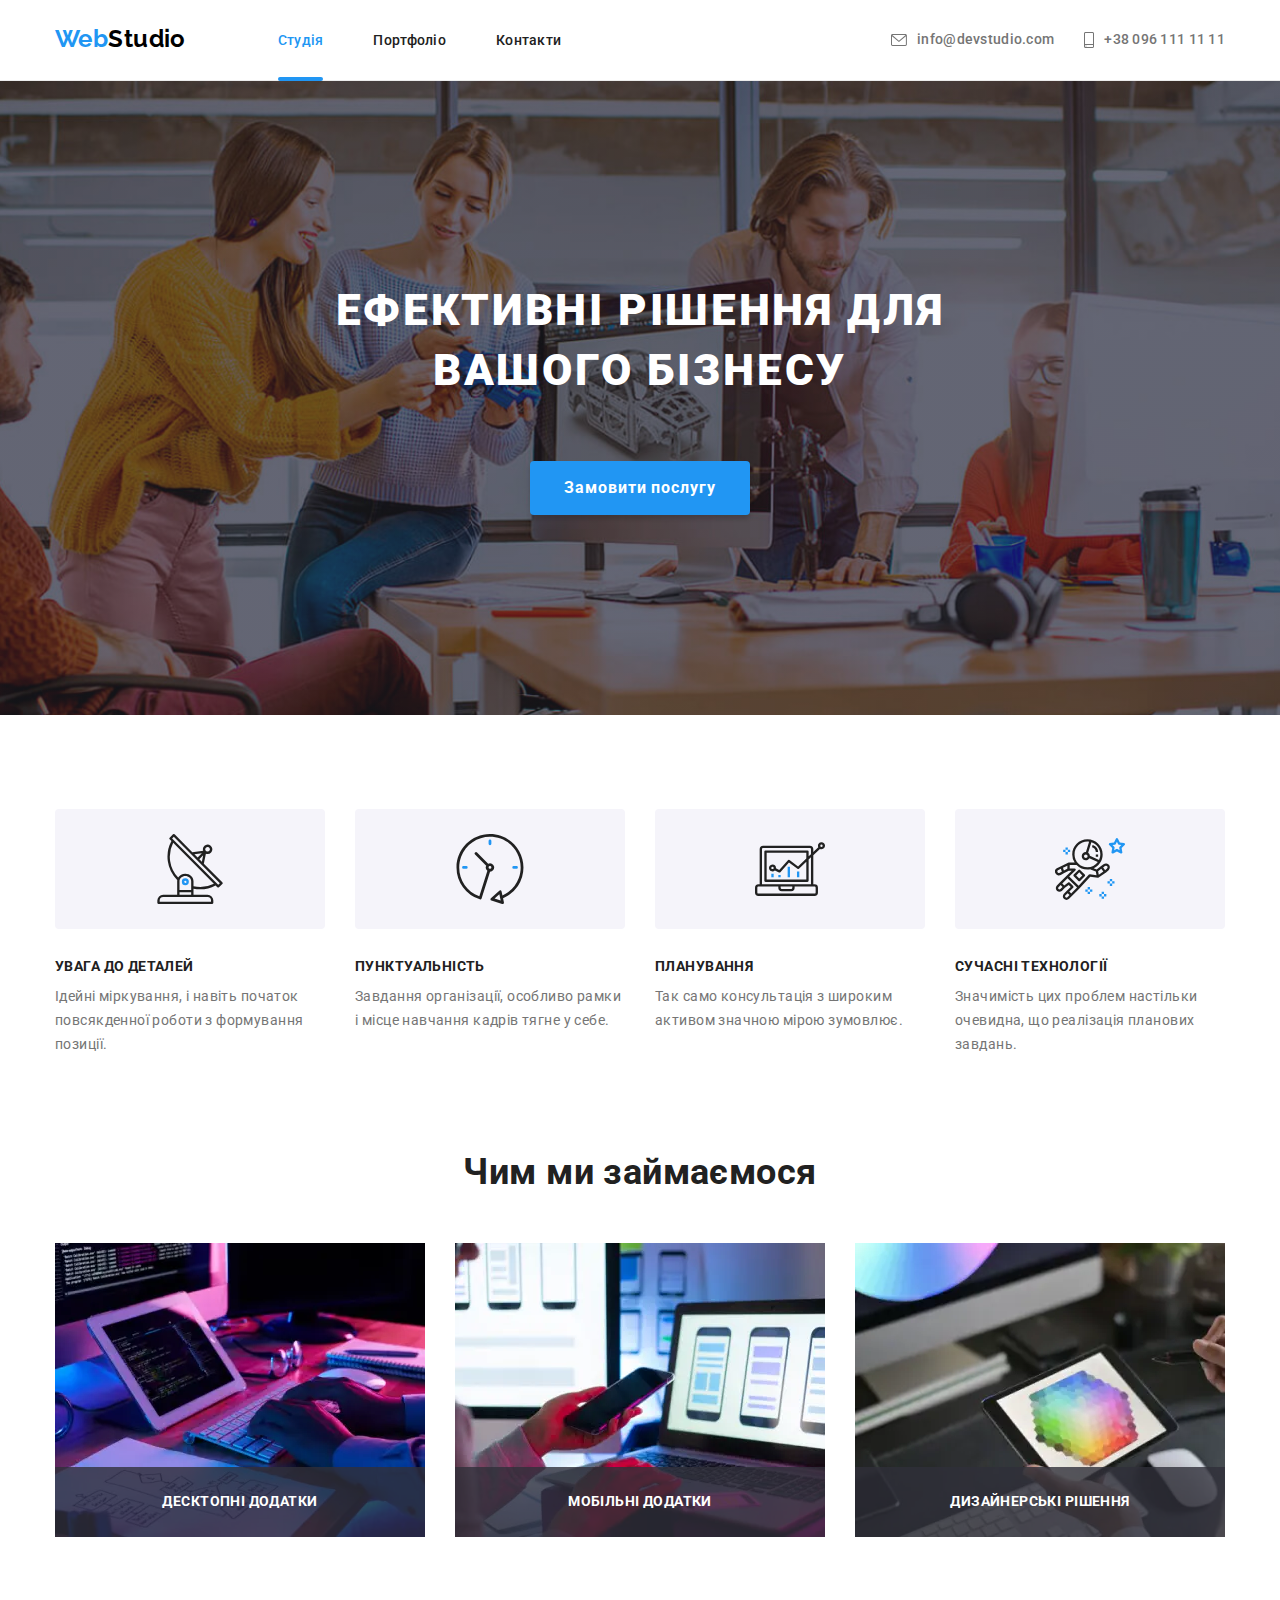
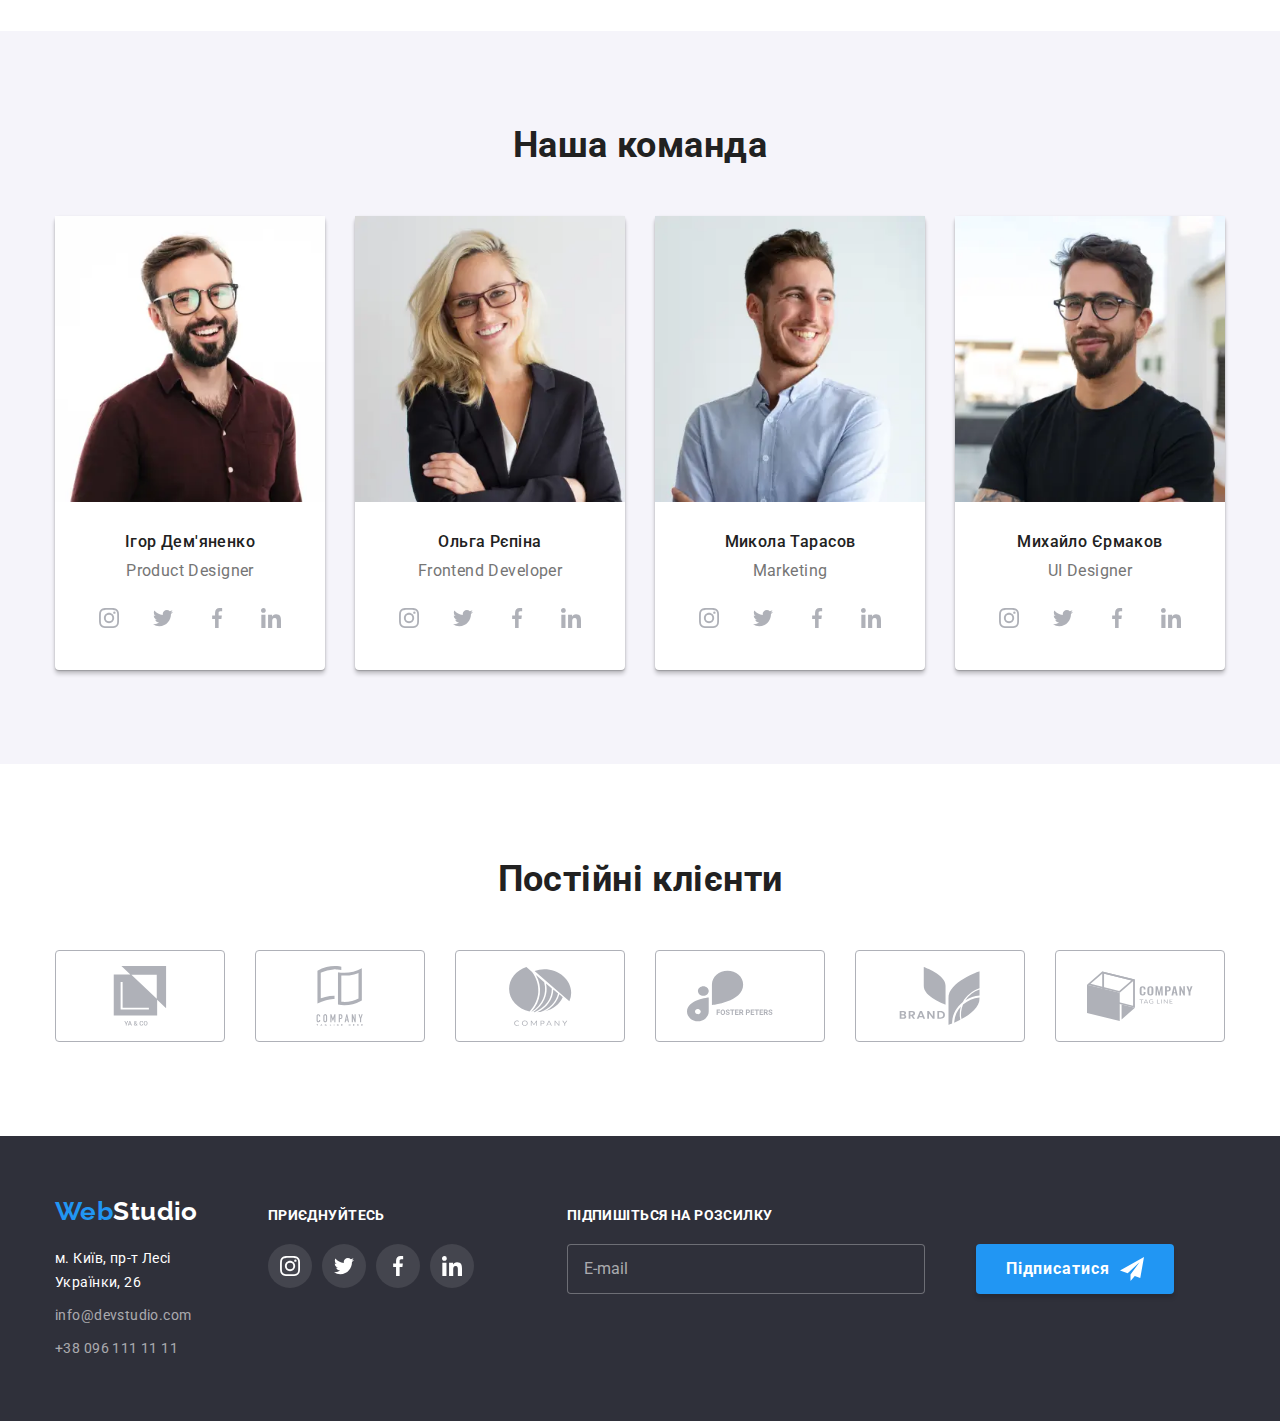
<file: index.html>
<!DOCTYPE html>
<html lang="uk">
  <head>
    <meta charset="UTF-8" />
    <meta http-equiv="X-UA-Compatible" content="IE=edge" />
    <meta name="viewport" content="width=device-width, initial-scale=1.0" />
    <title>Студія</title>
    <link
      href="https://fonts.googleapis.com/css2?family=Raleway:wght@700&family=Roboto:wght@400;500;700;900&display=swap"
      rel="stylesheet"
    />
    <link rel="stylesheet" href="./css/main.min.css" />
  </head>
  <body>
    <header class="head-list">
      <div class="container main-nav">
        <a href="index.html" class="head-list__logo">
          Web<span class="head-list__accent">Studio</span>
        </a>
        <div class="head-list__side-menu is-hide" data-menu>
          <nav class="head-list__nav">
            <ul class="site-nav">
              <li class="site-nav__item">
                <a
                  href="index.html"
                  class="site-nav__link site-nav__link--current"
                  >Студія</a
                >
              </li>
              <li class="site-nav__item">
                <a href="portfolio.html" class="site-nav__link">Портфоліо</a>
              </li>
              <li class="site-nav__item">
                <a href="#" class="site-nav__link">Контакти</a>
              </li>
            </ul>
          </nav>
          <ul class="contact">
            <li class="contact__item">
              <a href="mailto:info@devstudio.com" class="contact__link mail">
                <svg class="contact__icon email" width="16" height="12">
                  <use href="./images/icons.svg#email"></use>
                </svg>
                <span>info@devstudio.com</span>
              </a>
            </li>
            <li class="contact__item">
              <a href="tel:+380961111111" class="contact__link number">
                <svg class="contact__icon smartphone" width="10" height="16">
                  <use href="./images/icons.svg#smartphone"></use>
                </svg>
                <span>+38 096 111 11 11 </span>
              </a>
            </li>
          </ul>
          <ul class="head-list__community community">
            <li class="community__item">
              <a href="#" class="community__link">Instagram</a>
            </li>
            <li class="community__item">
              <a href="#" class="community__link">Twitter</a>
            </li>
            <li class="community__item">
              <a href="#" class="community__link">Facebook</a>
            </li>
            <li class="community__item">
              <a href="#" class="community__link">LinkedIn</a>
            </li>
          </ul>
          <button class="head-list__close-menu" type="button" data-menu-close>
            <svg class="head-list__menu-icon" width="40" height="40">
              <use href="./images/icons.svg#close-menu"></use>
            </svg>
          </button>
        </div>
        <button class="head-list__open-menu" type="button" data-menu-open>
          <svg class="head-list__menu-icon" width="40" height="40">
            <use href="./images/icons.svg#open-menu"></use>
          </svg>
        </button>
      </div>
    </header>
    <main>
      <!--Шапка-->

      <section class="hero">
        <div class="hero__image-wraper">
          <div class="container hero__context--align">
            <h1 class="hero__title">Ефективні рішення для вашого бізнесу</h1>
            <button type="button" class="button" data-modal-open>
              Замовити послугу
            </button>
          </div>
        </div>
      </section>

      <!--Особливості-->

      <section class="feature">
        <div class="container">
          <h2 class="visually-hidden">Наші особливості</h2>
          <ul class="feature__list">
            <li class="feature__item">
              <div class="thumb">
                <svg class="icon" width="70" height="70">
                  <use href="./images/icons.svg#antenna"></use>
                </svg>
              </div>
              <h3 class="feature__title">УВАГА ДО ДЕТАЛЕЙ</h3>
              <p class="feature__text">
                Ідейні міркування, і навіть початок повсякденної роботи з
                формування позиції.
              </p>
            </li>
            <li class="feature__item">
              <div class="thumb">
                <svg class="icon" width="70" height="70">
                  <use href="./images/icons.svg#clock"></use>
                </svg>
              </div>
              <h3 class="feature__title">ПУНКТУАЛЬНІСТЬ</h3>
              <p class="feature__text">
                Завдання організації, особливо рамки і місце навчання кадрів
                тягне у себе.
              </p>
            </li>
            <li class="feature__item">
              <div class="thumb">
                <svg class="icon" width="70" height="70">
                  <use href="./images/icons.svg#diagram"></use>
                </svg>
              </div>
              <h3 class="feature__title">ПЛАНУВАННЯ</h3>
              <p class="feature__text">
                Так само консультація з широким активом значною мірою зумовлює.
              </p>
            </li>
            <li class="feature__item">
              <div class="thumb">
                <svg class="icon" width="70" height="70">
                  <use href="./images/icons.svg#astronaut"></use>
                </svg>
              </div>
              <h3 class="feature__title">СУЧАСНІ ТЕХНОЛОГІЇ</h3>
              <p class="feature__text">
                Значимість цих проблем настільки очевидна, що реалізація
                планових завдань.
              </p>
            </li>
          </ul>
        </div>
      </section>

      <!--Чим ми займаємося-->

      <section class="work">
        <div class="container">
          <h2 class="work__title">Чим ми займаємося</h2>
          <ul class="work__list">
            <li class="work__item">
              <div class="img-container">
                <picture>
                  <source
                    srcset="
                      ./images/what-we-work-on-1-1200.webp    1x,
                      ./images/what-we-work-on-1-1200@2x.webp 2x
                    "
                    type="image/webp"
                    media="(min-width: 1200px)"
                  />
                  <img
                    srcset="
                      ./images/what-we-work-on-1-1200.jpg    1x,
                      ./images/what-we-work-on-1-1200@2x.jpg 2x
                    "
                    src="./images/what-we-work-on-1-1200.jpg"
                    alt="Людина працює за комп'ютером"
                  />
                </picture>
                <p class="feature__title work__text">Десктопні додатки</p>
              </div>
            </li>
            <li class="work__item">
              <div class="img-container">
                <picture>
                  <source
                    srcset="
                      ./images/what-we-work-on-2-1200.webp    1x,
                      ./images/what-we-work-on-2-1200@2x.webp 2x
                    "
                    type="image/webp"
                    media="(min-width: 1200px)"
                  />
                  <img
                    srcset="
                      ./images/what-we-work-on-2-1200.jpg    1x,
                      ./images/what-we-work-on-2-1200@2x.jpg 2x
                    "
                    src="./images/what-we-work-on-2-1200.jpg"
                    alt="Людина працює за ноутбуком"
                  />
                </picture>
                <p class="feature__title work__text">Мобільні додатки</p>
              </div>
            </li>
            <li class="work__item">
              <div class="img-container">
                <picture>
                  <source
                    srcset="
                      ./images/what-we-work-on-3-1200.webp    1x,
                      ./images/what-we-work-on-3-1200@2x.webp 2x
                    "
                    type="image/webp"
                    media="(min-width: 1200px)"
                  />

                  <img
                    srcset="
                      ./images/what-we-work-on-3-1200.jpg    1x,
                      ./images/what-we-work-on-3-1200@2x.jpg 2x
                    "
                    src="./images/what-we-work-on-3-1200.jpg"
                    alt="Людина працює за планшетом"
                  />
                </picture>
                <p class="feature__title work__text">Дизайнерські рішення</p>
              </div>
            </li>
          </ul>
        </div>
      </section>

      <!--Наша команда-->

      <section class="team">
        <div class="container">
          <h2 class="team__title">Наша команда</h2>
          <ul class="team__list">
            <li class="team__item">
              <div class="team__image-wrapper">
                <picture>
                  <source
                    srcset="
                      ./images/igor-demyanenko-480.webp    1x,
                      ./images/igor-demyanenko-480@2x.webp 2x
                    "
                    type="image/webp"
                    media="(max-width: 767px)"
                  />
                  <source
                    srcset="
                      ./images/igor-demyanenko-768.webp    1x,
                      ./images/igor-demyanenko-768@2x.webp 2x
                    "
                    type="image/webp"
                    media="(min-width: 768px)"
                  />
                  <source
                    srcset="
                      ./images/igor-demyanenko-1200.webp    1x,
                      ./images/igor-demyanenko-1200@2x.webp 2x
                    "
                    type="image/webp"
                    media="(min-width: 1200px)"
                  />

                  <img
                    srcset="
                      ./images/igor-demyanenko-1200.jpg    1x,
                      ./images/igor-demyanenko-1200@2x.jpg 2x
                    "
                    src="./images/igor-demyanenko-1200.jpg"
                    alt="Ігор Дем'яненко"
                  />
                </picture>
              </div>
              <div class="person">
                <h3 class="person__title">Ігор Дем'яненко</h3>
                <p class="person__text">Product Designer</p>
                <ul class="person__social-links">
                  <li class="person__social-item">
                    <a href="" class="person__social-circle">
                      <svg class="person__social-icon" width="20" height="20">
                        <use href="./images/icons.svg#instagram"></use>
                      </svg>
                    </a>
                  </li>
                  <li class="person__social-items">
                    <a href="" class="person__social-circle">
                      <svg class="person__social-icon" width="20" height="20">
                        <use href="./images/icons.svg#twitter"></use>
                      </svg>
                    </a>
                  </li>
                  <li class="person__social-items">
                    <a href="" class="person__social-circle">
                      <svg class="person__social-icon" width="20" height="20">
                        <use href="./images/icons.svg#facebook"></use>
                      </svg>
                    </a>
                  </li>
                  <li class="person__social-items">
                    <a href="" class="person__social-circle">
                      <svg class="person__social-icon" width="20" height="20">
                        <use href="./images/icons.svg#linkedin"></use>
                      </svg>
                    </a>
                  </li>
                </ul>
              </div>
            </li>
            <li class="team__item">
              <div class="team__image-wrapper">
                <picture>
                  <source
                    srcset="
                      ./images/olga-repyna-480.webp    1x,
                      ./images/olga-repyna-480@2x.webp 2x
                    "
                    type="image/webp"
                    media="(max-width: 767px)"
                  />
                  <source
                    srcset="
                      ./images/olga-repyna-768.webp    1x,
                      ./images/olga-repyna-768@2x.webp 2x
                    "
                    type="image/webp"
                    media="(min-width: 768px)"
                  />
                  <source
                    srcset="
                      ./images/olga-repyna-1200.webp    1x,
                      ./images/olga-repyna-1200@2x.webp 2x
                    "
                    type="image/webp"
                    media="(min-width: 1200px)"
                  />

                  <img
                    srcset="
                      ./images/olga-repyna-1200.jpg    1x,
                      ./images/olga-repyna-1200@2x.jpg 2x
                    "
                    src="./images/olga-repyna-1200.jpg"
                    alt="Ольга Рєпіна"
                  />
                </picture>
              </div>
              <div class="person">
                <h3 class="person__title">Ольга Рєпіна</h3>
                <p class="person__text">Frontend Developer</p>
                <ul class="person__social-links">
                  <li class="person__social-item">
                    <a href="" class="person__social-circle">
                      <svg class="person__social-icon" width="20" height="20">
                        <use href="./images/icons.svg#instagram"></use>
                      </svg>
                    </a>
                  </li>
                  <li class="person__social-items">
                    <a href="" class="person__social-circle">
                      <svg class="person__social-icon" width="20" height="20">
                        <use href="./images/icons.svg#twitter"></use>
                      </svg>
                    </a>
                  </li>
                  <li class="person__social-items">
                    <a href="" class="person__social-circle">
                      <svg class="person__social-icon" width="20" height="20">
                        <use href="./images/icons.svg#facebook"></use>
                      </svg>
                    </a>
                  </li>
                  <li class="person__social-items">
                    <a href="" class="person__social-circle">
                      <svg class="person__social-icon" width="20" height="20">
                        <use href="./images/icons.svg#linkedin"></use>
                      </svg>
                    </a>
                  </li>
                </ul>
              </div>
            </li>
            <li class="team__item">
              <div class="team__image-wrapper">
                <picture>
                  <source
                    srcset="
                      ./images/mykola-tarasov-480.webp    1x,
                      ./images/mykola-tarasov-480@2x.webp 2x
                    "
                    type="image/webp"
                    media="(max-width: 767px)"
                  />
                  <source
                    srcset="
                      ./images/mykola-tarasov-768.webp   1x,
                      ./images/mykola-tarasov-768@2x.jpg 2x
                    "
                    type="image/webp"
                    media="(min-width: 768px)"
                  />
                  <source
                    srcset="
                      ./images/mykola-tarasov-1200.webp    1x,
                      ./images/mykola-tarasov-1200@2x.webp 2x
                    "
                    type="image/webp"
                    media="(min-width: 1200px)"
                  />

                  <img
                    srcset="
                      ./images/mykola-tarasov-1200.jpg    1x,
                      ./images/mykola-tarasov-1200@2x.jpg 2x
                    "
                    src="./images/mykola-tarasov-1200.jpg"
                    alt="Микола Тарасов"
                  />
                </picture>
              </div>
              <div class="person">
                <h3 class="person__title">Микола Тарасов</h3>
                <p class="person__text">Marketing</p>
                <ul class="person__social-links">
                  <li class="person__social-item">
                    <a href="" class="person__social-circle">
                      <svg class="person__social-icon" width="20" height="20">
                        <use href="./images/icons.svg#instagram"></use>
                      </svg>
                    </a>
                  </li>
                  <li class="person__social-items">
                    <a href="" class="person__social-circle">
                      <svg class="person__social-icon" width="20" height="20">
                        <use href="./images/icons.svg#twitter"></use>
                      </svg>
                    </a>
                  </li>
                  <li class="person__social-items">
                    <a href="" class="person__social-circle">
                      <svg class="person__social-icon" width="20" height="20">
                        <use href="./images/icons.svg#facebook"></use>
                      </svg>
                    </a>
                  </li>
                  <li class="person__social-items">
                    <a href="" class="person__social-circle">
                      <svg class="person__social-icon" width="20" height="20">
                        <use href="./images/icons.svg#linkedin"></use>
                      </svg>
                    </a>
                  </li>
                </ul>
              </div>
            </li>
            <li class="team__item">
              <div class="team__image-wrapper">
                <picture>
                  <source
                    srcset="
                      ./images/mikhaylo-yermakov-480.webp    1x,
                      ./images/mikhaylo-yermakov-480@2x.webp 2x
                    "
                    type="image/webp"
                    media="(max-width: 767px)"
                  />
                  <source
                    srcset="
                      ./images/mikhaylo-yermakov-768.webp    1x,
                      ./images/mikhaylo-yermakov-768@2x.webp 2x
                    "
                    type="image/webp"
                    media="(min-width: 768px)"
                  />
                  <source
                    srcset="
                      ./images/mikhaylo-yermakov-1200.webp    1x,
                      ./images/mikhaylo-yermakov-1200@2x.webp 2x
                    "
                    type="image/webp"
                    media="(min-width: 1200px)"
                  />

                  <img
                    srcset="
                      ./images/mikhaylo-yermakov-1200.jpg    1x,
                      ./images/mikhaylo-yermakov-1200@2x.jpg 2x
                    "
                    src="./images/mikhaylo-yermakov-1200.jpg"
                    alt="Михайло Єрмаков"
                  />
                </picture>
              </div>
              <div class="person">
                <h3 class="person__title">Михайло Єрмаков</h3>
                <p class="person__text">UI Designer</p>
                <ul class="person__social-links">
                  <li class="person__social-item">
                    <a href="" class="person__social-circle">
                      <svg class="person__social-icon" width="20" height="20">
                        <use href="./images/icons.svg#instagram"></use>
                      </svg>
                    </a>
                  </li>
                  <li class="person__social-items">
                    <a href="" class="person__social-circle">
                      <svg class="person__social-icon" width="20" height="20">
                        <use href="./images/icons.svg#twitter"></use>
                      </svg>
                    </a>
                  </li>
                  <li class="person__social-items">
                    <a href="" class="person__social-circle">
                      <svg class="person__social-icon" width="20" height="20">
                        <use href="./images/icons.svg#facebook"></use>
                      </svg>
                    </a>
                  </li>
                  <li class="person__social-items">
                    <a href="" class="person__social-circle">
                      <svg class="person__social-icon" width="20" height="20">
                        <use href="./images/icons.svg#linkedin"></use>
                      </svg>
                    </a>
                  </li>
                </ul>
              </div>
            </li>
          </ul>
        </div>
      </section>

      <section class="clients">
        <div class="container">
          <h2 class="clients__title">Постійні клієнти</h2>
          <ul class="clients__list">
            <li class="clients__item">
              <a href="" class="clients__link">
                <svg class="clients__icon">
                  <use href="./images/icons.svg#client1"></use>
                </svg>
              </a>
            </li>
            <li class="clients__item">
              <a href="" class="clients__link">
                <svg class="clients__icon">
                  <use href="./images/icons.svg#client2"></use>
                </svg>
              </a>
            </li>
            <li class="clients__item">
              <a href="" class="clients__link">
                <svg class="clients__icon">
                  <use href="./images/icons.svg#client3"></use>
                </svg>
              </a>
            </li>
            <li class="clients__item">
              <a href="" class="clients__link">
                <svg class="clients__icon">
                  <use href="./images/icons.svg#client4"></use>
                </svg>
              </a>
            </li>
            <li class="clients__item">
              <a href="" class="clients__link">
                <svg class="clients__icon">
                  <use href="./images/icons.svg#client5"></use>
                </svg>
              </a>
            </li>
            <li class="clients__item">
              <a href="" class="clients__link">
                <svg class="clients__icon">
                  <use href="./images/icons.svg#client6"></use>
                </svg>
              </a>
            </li>
          </ul>
        </div>
      </section>
    </main>

    <footer class="page-foot">
      <div class="container">
        <div class="footer-content">
          <div class="page-foot__address-block">
            <a href="./index.html" class="page-foot__logo">
              <p>Web<span class="page-foot__accent">Studio</span></p>
            </a>
            <address class="address-list">
              <ul class="address-list__contact">
                <li class="address-list__item">
                  <a
                    href="https://goo.gl/maps/CPtrU1FHBa2aNyZL9"
                    target="_blank"
                    rel="noopener noreferrer nofollow"
                    class="address-list__map"
                    >м. Київ, пр-т Лесі Українки, 26</a
                  >
                </li>
                <li class="address-list__item">
                  <a href="mailto:info@devstudio.com" class="address-list__link"
                    >info@devstudio.com</a
                  >
                </li>
                <li class="address-list__item">
                  <a href="tel:+380961111111" class="address-list__link"
                    >+38 096 111 11 11</a
                  >
                </li>
              </ul>
            </address>
          </div>

          <div class="social-foot">
            <p class="social-foot__title">ПРИЄДНУЙТЕСЬ</p>
            <ul class="social-foot__links">
              <li class="social-foot__items">
                <a href="" class="social-foot__circle">
                  <svg class="social-foot__icon" width="20" height="20">
                    <use href="./images/icons.svg#instagram"></use>
                  </svg>
                </a>
              </li>
              <li class="social-foot__items">
                <a href="" class="social-foot__circle">
                  <svg class="social-foot__icon" width="20" height="20">
                    <use href="./images/icons.svg#twitter"></use>
                  </svg>
                </a>
              </li>
              <li class="social-foot__items">
                <a href="" class="social-foot__circle">
                  <svg class="social-foot__icon" width="20" height="20">
                    <use href="./images/icons.svg#facebook"></use>
                  </svg>
                </a>
              </li>
              <li class="social-foot__items">
                <a href="" class="social-foot__circle">
                  <svg class="social-foot__icon" width="20" height="20">
                    <use href="./images/icons.svg#linkedin"></use>
                  </svg>
                </a>
              </li>
            </ul>
          </div>

          <div class="footer-form">
            <p class="footer-form__title">ПІДПИШІТЬСЯ НА РОЗСИЛКУ</p>
            <form class="footer-form__form">
              <input
                class="footer-form__input"
                type="email"
                name="mail"
                id="mail"
                placeholder="E-mail"
                required
              />
              <button class="footer-form__button" type="submit">
                Підписатися<svg
                  class="footer-form__icon"
                  width="24"
                  height="24"
                >
                  <use href="./images/icons.svg#send-icon"></use>
                </svg>
              </button>
            </form>
          </div>
        </div>
      </div>
    </footer>

    <div class="backdrop is-hidden" data-modal>
      <div class="modal">
        <div class="modal__body">
          <button type="button" class="modal__close-button" data-modal-close>
            <svg class="modal__close-icon" width="18px" height="18px">
              <use href="./images/icons.svg#close-icon"></use>
            </svg>
          </button>

          <form class="form">
            <p class="form__title">Залиште свої дані, ми вам передзвонимо</p>

            <label for="input-name" class="form__label"> Ім'я </label>
            <div class="form__input-wrapper">
              <input
                type="text"
                name="name"
                id="input-name"
                class="form__input form__input-field"
                required
              />
              <svg class="form__icon" width="18" height="18">
                <use href="./images/icons.svg#person-icon"></use>
              </svg>
            </div>
            <label for="input-tel" class="form__label"> Телефон </label>
            <div class="form__input-wrapper">
              <input
                type="tel"
                name="phone"
                id="input-tel"
                class="form__input form__input-field"
                required
              />
              <svg class="form__icon" width="18" height="18">
                <use href="./images/icons.svg#phone-icon"></use>
              </svg>
            </div>
            <label for="input-email" class="form__label"> Пошта </label>
            <div class="form__input-wrapper">
              <input
                type="email"
                name="email"
                id="input-email"
                class="form__input form__input-field"
                required
              />
              <svg class="form__icon" width="18" height="18">
                <use href="./images/icons.svg#email-icon"></use>
              </svg>
            </div>
            <label for="input-message" class="form__label"> Коментар </label>
            <textarea
              name="message"
              id="input-message"
              class="form__input form__message-area"
              placeholder="Введіть текст"
            ></textarea>

            <input class="checkbox" type="checkbox" name="policy" id="policy" />
            <label class="checkbox__label" for="policy">
              <span class="checkbox__wrap">
                <svg class="checkbox__icon" width="11" height="8">
                  <use href="./images/icons.svg#check-icon"></use>
                </svg>
              </span>
              <span class="checkbox__text">
                Погоджуюся з розсилкою та приймаю
                <a href="#" class="checkbox__link">Умови договору</a>
              </span>
            </label>

            <button class="button form__button" type="submit">
              Відправити
            </button>
          </form>
        </div>
      </div>
    </div>

    <script src="./js/modal.js"></script>
    <script src="./js/mobile-menu.js"></script>
  </body>
</html>
</file>
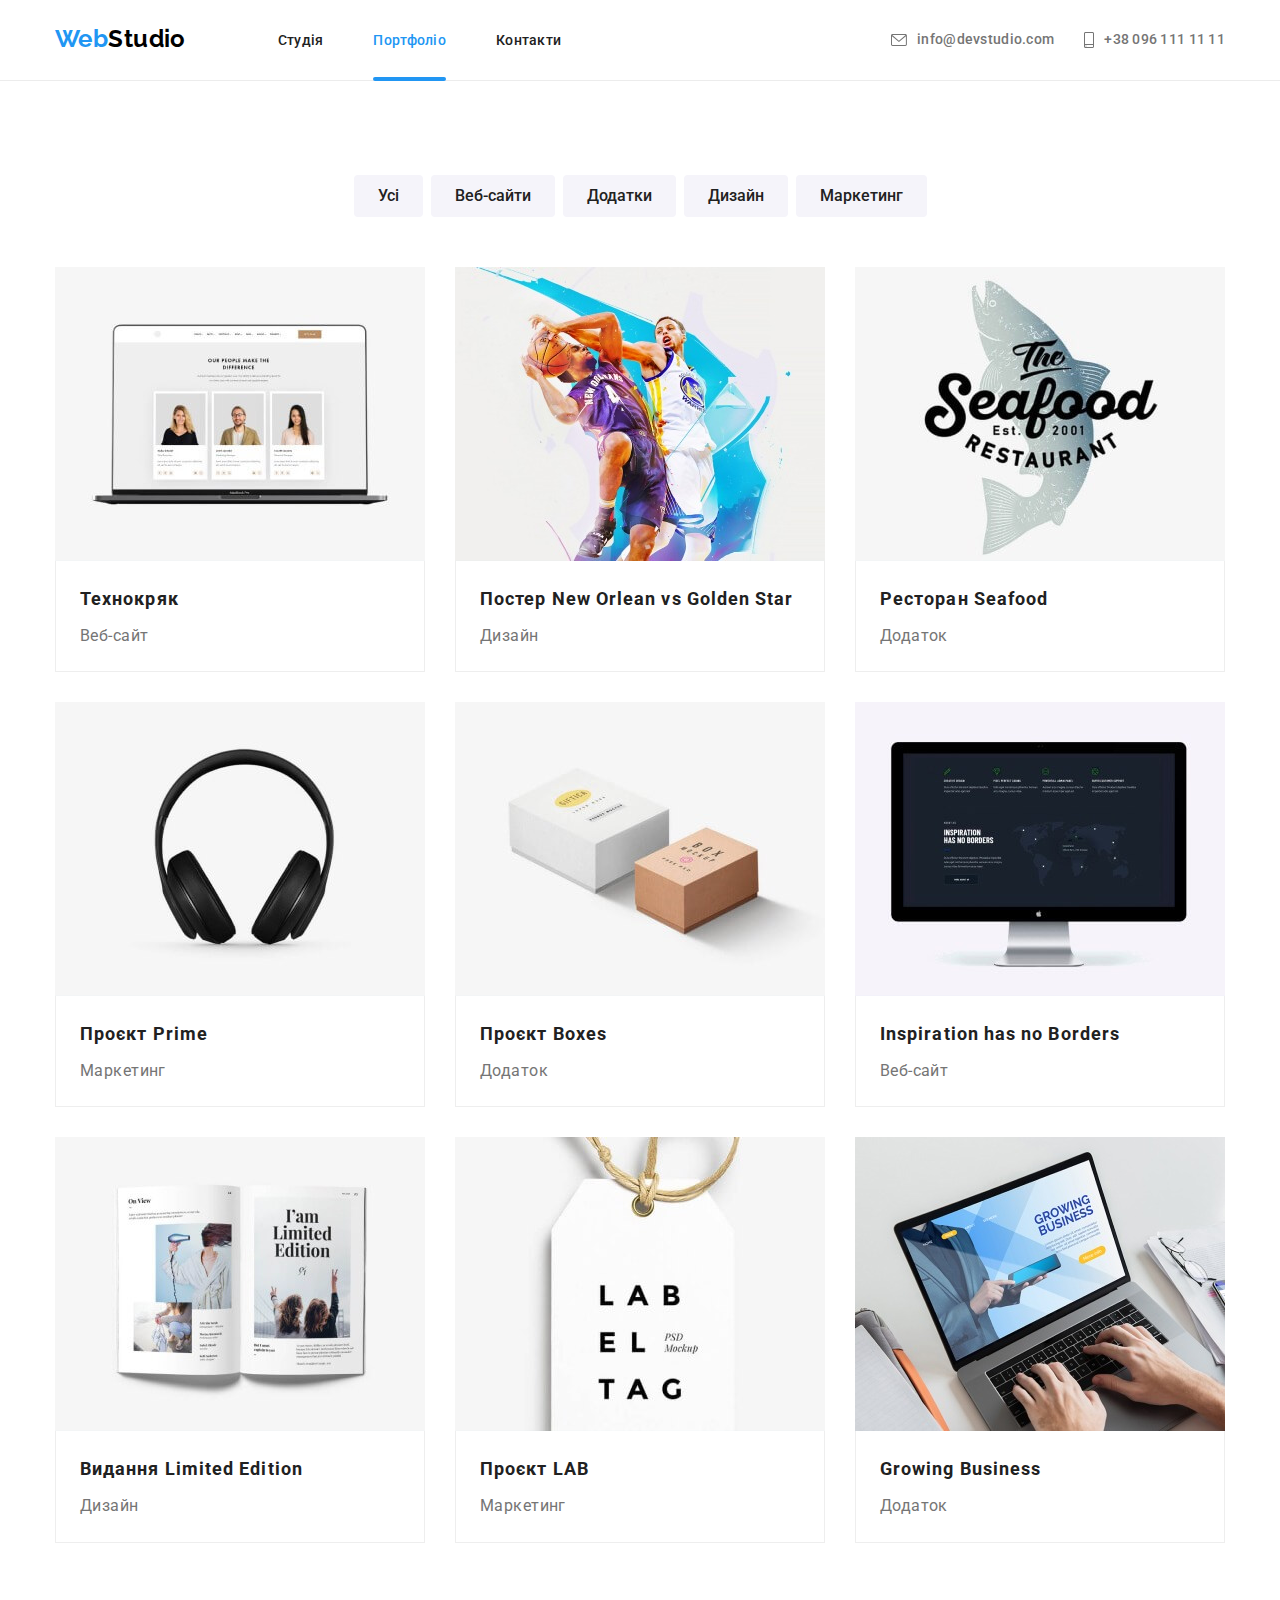
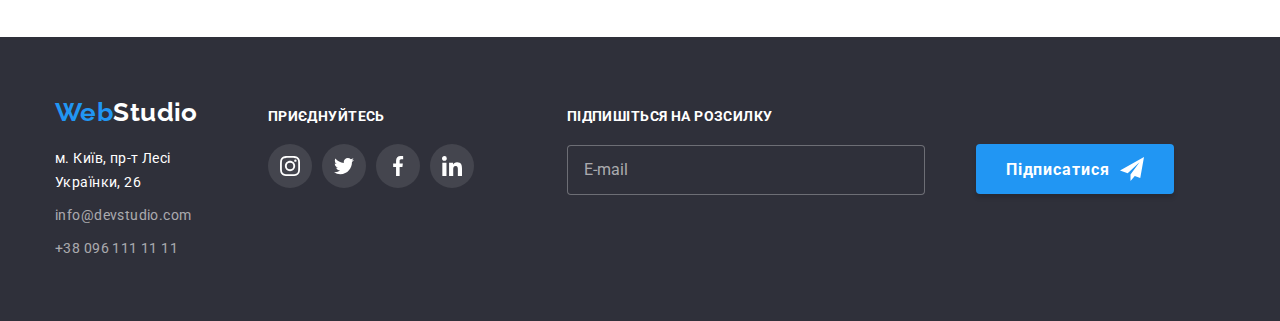
<file: portfolio.html>
<!DOCTYPE html>
<html lang="uk">
  <head>
    <meta charset="UTF-8" />
    <meta http-equiv="X-UA-Compatible" content="IE=edge" />
    <meta name="viewport" content="width=device-width, initial-scale=1.0" />
    <title>Портфоліо</title>
    <link
      href="https://fonts.googleapis.com/css2?family=Raleway:wght@700&family=Roboto:wght@400;500;700;900&display=swap"
      rel="stylesheet"
    />
    <link rel="stylesheet" href="./css/main.min.css" />
  </head>
  <body>
    <header class="head-list">
      <div class="container main-nav">
        <a href="index.html" class="head-list__logo">
          Web<span class="head-list__accent">Studio</span>
        </a>
        <div class="head-list__side-menu is-hide" data-menu>
          <nav class="head-list__nav">
            <ul class="site-nav">
              <li class="site-nav__item">
                <a href="index.html" class="site-nav__link">Студія</a>
              </li>
              <li class="site-nav__item">
                <a
                  href="portfolio.html"
                  class="site-nav__link site-nav__link--current"
                  >Портфоліо</a
                >
              </li>
              <li class="site-nav__item">
                <a href="#" class="site-nav__link">Контакти</a>
              </li>
            </ul>
          </nav>
          <ul class="contact">
            <li class="contact__item">
              <a href="mailto:info@devstudio.com" class="contact__link mail">
                <svg class="contact__icon email" width="16" height="12">
                  <use href="./images/icons.svg#email"></use>
                </svg>
                <span>info@devstudio.com</span>
              </a>
            </li>
            <li class="contact__item">
              <a href="tel:+380961111111" class="contact__link number">
                <svg class="contact__icon smartphone" width="10" height="16">
                  <use href="./images/icons.svg#smartphone"></use>
                </svg>
                <span>+38 096 111 11 11 </span>
              </a>
            </li>
          </ul>
          <ul class="head-list__community community">
            <li class="community__item">
              <a href="#" class="community__link">Instagram</a>
            </li>
            <li class="community__item">
              <a href="#" class="community__link">Twitter</a>
            </li>
            <li class="community__item">
              <a href="#" class="community__link">Facebook</a>
            </li>
            <li class="community__item">
              <a href="#" class="community__link">LinkedIn</a>
            </li>
          </ul>
          <button class="head-list__close-menu" type="button" data-menu-close>
            <svg class="head-list__menu-icon" width="40" height="40">
              <use href="./images/icons.svg#close-menu"></use>
            </svg>
          </button>
        </div>
        <button class="head-list__open-menu" type="button" data-menu-open>
          <svg class="head-list__menu-icon" width="40" height="40">
            <use href="./images/icons.svg#open-menu"></use>
          </svg>
        </button>
      </div>
    </header>

    <main>
      <section class="portfolio">
        <div class="container">
          <h1 class="visually-hidden">portfolio</h1>
          <ul class="filters">
            <li class="filters__item">
              <button type="button" class="filters__button">Усі</button>
            </li>
            <li class="filters__item">
              <button type="button" class="filters__button">Веб-сайти</button>
            </li>
            <li class="filters__item">
              <button type="button" class="filters__button">Додатки</button>
            </li>
            <li class="filters__item">
              <button type="button" class="filters__button">Дизайн</button>
            </li>
            <li class="filters__item">
              <button type="button" class="filters__button">Маркетинг</button>
            </li>
          </ul>

          <ul class="card">
            <li class="card__item">
              <a href="#" class="card__link">
                <div class="product">
                  <picture>
                    <source
                      srcset="
                        ./images/technocrack-480.webp    1x,
                        ./images/technocrack-480@2x.webp 2x
                      "
                      type="image/webp"
                      media="(max-width: 767px)"
                    />

                    <source
                      srcset="
                        ./images/technocrack-1200.webp    1x,
                        ./images/technocrack-1200@2x.webp 2x
                      "
                      type="image/webp"
                      media="(min-width: 1200px)"
                    />

                    <source
                      srcset="
                        ./images/technocrack-768.webp    1x,
                        ./images/technocrack-768@2x.webp 2x
                      "
                      type="image/webp"
                      media="(min-width: 768px)"
                    />

                    <img
                      srcset="
                        ./images/technocrack-1200.jpg    1x,
                        ./images/technocrack-1200@2x.jpg 2x
                      "
                      src="./images/technocrack-1200.jpg"
                      alt="Технокряк"
                    />
                  </picture>
                  <p class="product__overlay product__text">
                    Ресурс пропонує комплексні пропозиції з різним рівнем
                    функціоналу та сервісів. Все це дозволить відвідувачу
                    отримати вичерпні відомості про компанію чи приватну особу.
                  </p>
                </div>
                <div class="product-text">
                  <h2 class="product__title">Технокряк</h2>
                  <p class="product__name">Веб-сайт</p>
                </div>
              </a>
            </li>
            <li class="card__item">
              <a href="#" class="card__link">
                <div class="product">
                  <picture>
                    <source
                      srcset="
                        ./images/poster-new-orlean-480.webp    1x,
                        ./images/poster-new-orlean-480@2x.webp 2x
                      "
                      type="image/webp"
                      media="(max-width: 767px)"
                    />

                    <source
                      srcset="
                        ./images/poster-new-orlean-1200.webp    1x,
                        ./images/poster-new-orlean-1200@2x.webp 2x
                      "
                      type="image/webp"
                      media="(min-width: 1200px)"
                    />

                    <source
                      srcset="
                        ./images/poster-new-orlean-768.webp    1x,
                        ./images/poster-new-orlean-768@2x.webp 2x
                      "
                      type="image/webp"
                      media="(min-width: 768px)"
                    />

                    <img
                      srcset="
                        ./images/poster-new-orlean-1200.jpg    1x,
                        ./images/poster-new-orlean-1200@2x.jpg 2x
                      "
                      src="./images/poster-new-orlean-1200.jpg"
                      alt="Постер баскетбольної гри"
                    />
                  </picture>
                  <p class="product__overlay product__text">
                    Ресурс пропонує комплексні пропозиції з різним рівнем
                    функціоналу та сервісів. Все це дозволить відвідувачу
                    отримати вичерпні відомості про компанію чи приватну особу.
                  </p>
                </div>
                <div class="product-text">
                  <h2 class="product__title">
                    Постер New Orlean vs Golden Star
                  </h2>
                  <p class="product__name">Дизайн</p>
                </div>
              </a>
            </li>
            <li class="card__item">
              <a href="#" class="card__link">
                <div class="product">
                  <picture>
                    <source
                      srcset="
                        ./images/restaurant-seafood-480.webp    1x,
                        ./images/restaurant-seafood-480@2x.webp 2x
                      "
                      type="image/webp"
                      media="(max-width: 767px)"
                    />

                    <source
                      srcset="
                        ./images/restaurant-seafood-1200.webp    1x,
                        ./images/restaurant-seafood-1200@2x.webp 2x
                      "
                      type="image/webp"
                      media="(min-width: 1200px)"
                    />

                    <source
                      srcset="
                        ./images/restaurant-seafood-768.webp    1x,
                        ./images/restaurant-seafood-768@2x.webp 2x
                      "
                      type="image/webp"
                      media="(min-width: 768px)"
                    />

                    <img
                      srcset="
                        ./images/restaurant-seafood-1200.jpg    1x,
                        ./images/restaurant-seafood-1200@2x.jpg 2x
                      "
                      src="./images/restaurant-seafood-1200.jpg"
                      alt="Ресторан з морепродутами"
                    />
                  </picture>
                  <p class="product__overlay product__text">
                    Ресурс пропонує комплексні пропозиції з різним рівнем
                    функціоналу та сервісів. Все це дозволить відвідувачу
                    отримати вичерпні відомості про компанію чи приватну особу.
                  </p>
                </div>
                <div class="product-text">
                  <h2 class="product__title">Ресторан Seafood</h2>
                  <p class="product__name">Додаток</p>
                </div>
              </a>
            </li>
            <li class="card__item">
              <a href="#" class="card__link">
                <div class="product">
                  <picture>
                    <source
                      srcset="
                        ./images/project-prime-480.webp    1x,
                        ./images/project-prime-480@2x.webp 2x
                      "
                      type="image/webp"
                      media="(max-width: 767px)"
                    />

                    <source
                      srcset="
                        ./images/project-prime-1200.webp    1x,
                        ./images/project-prime-1200@2x.webp 2x
                      "
                      type="image/webp"
                      media="(min-width: 1200px)"
                    />

                    <source
                      srcset="
                        ./images/project-prime-768.webp    1x,
                        ./images/project-prime-768@2x.webp 2x
                      "
                      type="image/webp"
                      media="(min-width: 768px)"
                    />

                    <img
                      srcset="
                        ./images/project-prime-1200.jpg    1x,
                        ./images/project-prime-1200@2x.jpg 2x
                      "
                      src="./images/project-prime-1200.jpg"
                      alt="Зображеня проекту з навушниками"
                    />
                  </picture>
                  <p class="product__overlay product__text">
                    Ресурс пропонує комплексні пропозиції з різним рівнем
                    функціоналу та сервісів. Все це дозволить відвідувачу
                    отримати вичерпні відомості про компанію чи приватну особу.
                  </p>
                </div>
                <div class="product-text">
                  <h2 class="product__title">Проєкт Prime</h2>
                  <p class="product__name">Маркетинг</p>
                </div>
              </a>
            </li>
            <li class="card__item">
              <a href="#" class="card__link">
                <div class="product">
                  <picture>
                    <source
                      srcset="
                        ./images/project-boxes-480.webp    1x,
                        ./images/project-boxes-480@2x.webp 2x
                      "
                      type="image/webp"
                      media="(max-width: 767px)"
                    />

                    <source
                      srcset="
                        ./images/project-boxes-1200.webp    1x,
                        ./images/project-boxes-1200@2x.webp 2x
                      "
                      type="image/webp"
                      media="(min-width: 1200px)"
                    />

                    <source
                      srcset="
                        ./images/project-boxes-768.webp    1x,
                        ./images/project-boxes-768@2x.webp 2x
                      "
                      type="image/webp"
                      media="(min-width: 768px)"
                    />

                    <img
                      srcset="
                        ./images/project-boxes-1200.jpg    1x,
                        ./images/project-boxes-1200@2x.jpg 2x
                      "
                      src="./images/project-boxes-1200.jpg"
                      alt="Зображеня проекту з коробками"
                    />
                  </picture>
                  <p class="product__overlay product__text">
                    Ресурс пропонує комплексні пропозиції з різним рівнем
                    функціоналу та сервісів. Все це дозволить відвідувачу
                    отримати вичерпні відомості про компанію чи приватну особу.
                  </p>
                </div>
                <div class="product-text">
                  <h2 class="product__title">Проєкт Boxes</h2>
                  <p class="product__name">Додаток</p>
                </div>
              </a>
            </li>
            <li class="card__item">
              <a href="#" class="card__link">
                <div class="product">
                  <picture>
                    <source
                      srcset="
                        ./images/inspirations-has-no-borders-480.webp    1x,
                        ./images/inspirations-has-no-borders-480@2x.webp 2x
                      "
                      type="image/webp"
                      media="(max-width: 767px)"
                    />

                    <source
                      srcset="
                        ./images/inspirations-has-no-borders-1200.webp    1x,
                        ./images/inspirations-has-no-borders-1200@2x.webp 2x
                      "
                      type="image/webp"
                      media="(min-width: 1200px)"
                    />

                    <source
                      srcset="
                        ./images/inspirations-has-no-borders-768.webp    1x,
                        ./images/inspirations-has-no-borders-768@2x.webp 2x
                      "
                      type="image/webp"
                      media="(min-width: 768px)"
                    />

                    <img
                      srcset="
                        ./images/inspirations-has-no-borders-1200.jpg    1x,
                        ./images/inspirations-has-no-borders-1200@2x.jpg 2x
                      "
                      src="./images/inspirations-has-no-borders-1200.jpg"
                      alt="Карта точок офісу по світу"
                    />
                  </picture>
                  <p class="product__overlay product__text">
                    Ресурс пропонує комплексні пропозиції з різним рівнем
                    функціоналу та сервісів. Все це дозволить відвідувачу
                    отримати вичерпні відомості про компанію чи приватну особу.
                  </p>
                </div>
                <div class="product-text">
                  <h2 class="product__title">Inspiration has no Borders</h2>
                  <p class="product__name">Веб-сайт</p>
                </div>
              </a>
            </li>
            <li class="card__item">
              <a href="#" class="card__link">
                <div class="product">
                  <picture>
                    <source
                      srcset="
                        ./images/journal-limited-edition-480.webp    1x,
                        ./images/journal-limited-edition-480@2x.webp 2x
                      "
                      type="image/webp"
                      media="(max-width: 767px)"
                    />

                    <source
                      srcset="
                        ./images/journal-limited-edition-1200.webp    1x,
                        ./images/journal-limited-edition-1200@2x.webp 2x
                      "
                      type="image/webp"
                      media="(min-width: 1200px)"
                    />

                    <source
                      srcset="
                        ./images/journal-limited-edition-768.webp    1x,
                        ./images/journal-limited-edition-768@2x.webp 2x
                      "
                      type="image/webp"
                      media="(min-width: 768px)"
                    />

                    <img
                      srcset="
                        ./images/journal-limited-edition-1200.jpg    1x,
                        ./images/journal-limited-edition-1200@2x.jpg 2x
                      "
                      src="./images/journal-limited-edition-1200.jpg"
                      alt="Журнал"
                    />
                  </picture>
                  <p class="product__overlay product__text">
                    Ресурс пропонує комплексні пропозиції з різним рівнем
                    функціоналу та сервісів. Все це дозволить відвідувачу
                    отримати вичерпні відомості про компанію чи приватну особу.
                  </p>
                </div>
                <div class="product-text">
                  <h2 class="product__title">Видання Limited Edition</h2>
                  <p class="product__name">Дизайн</p>
                </div>
              </a>
            </li>
            <li class="card__item">
              <a href="#" class="card__link">
                <div class="product">
                  <picture>
                    <source
                      srcset="
                        ./images/project-lab-480.webp    1x,
                        ./images/project-lab-480@2x.webp 2x
                      "
                      type="image/webp"
                      media="(max-width: 767px)"
                    />

                    <source
                      srcset="
                        ./images/project-lab-1200.webp    1x,
                        ./images/project-lab-1200@2x.webp 2x
                      "
                      type="image/webp"
                      media="(min-width: 1200px)"
                    />

                    <source
                      srcset="
                        ./images/project-lab-768.webp    1x,
                        ./images/project-lab-768@2x.webp 2x
                      "
                      type="image/webp"
                      media="(min-width: 768px)"
                    />

                    <img
                      srcset="
                        ./images/project-lab-1200.jpg    1x,
                        ./images/project-lab-1200@2x.jpg 2x
                      "
                      src="./images/project-lab-1200.jpg"
                      alt="Лейбл"
                    />
                  </picture>
                  <p class="product__overlay product__text">
                    Ресурс пропонує комплексні пропозиції з різним рівнем
                    функціоналу та сервісів. Все це дозволить відвідувачу
                    отримати вичерпні відомості про компанію чи приватну особу.
                  </p>
                </div>
                <div class="product-text">
                  <h2 class="product__title">Проєкт LAB</h2>
                  <p class="product__name">Маркетинг</p>
                </div>
              </a>
            </li>
            <li class="card__item">
              <a href="#" class="card__link">
                <div class="product">
                  <picture>
                    <source
                      srcset="
                        ./images/growing-business-480.webp    1x,
                        ./images/growing-business-480@2x.webp 2x
                      "
                      type="image/webp"
                      media="(max-width: 767px)"
                    />

                    <source
                      srcset="
                        ./images/growing-business-1200.webp    1x,
                        ./images/growing-business-1200@2x.webp 2x
                      "
                      type="image/webp"
                      media="(min-width: 1200px)"
                    />

                    <source
                      srcset="
                        ./images/growing-business-768.webp    1x,
                        ./images/growing-business-768@2x.webp 2x
                      "
                      type="image/webp"
                      media="(min-width: 768px)"
                    />

                    <img
                      srcset="
                        ./images/growing-business-1200.jpg    1x,
                        ./images/growing-business-1200@2x.jpg 2x
                      "
                      src="./images/growing-business-1200.jpg"
                      alt="Технокряк"
                    />
                  </picture>
                  <p class="product__overlay product__text">
                    Ресурс пропонує комплексні пропозиції з різним рівнем
                    функціоналу та сервісів. Все це дозволить відвідувачу
                    отримати вичерпні відомості про компанію чи приватну особу.
                  </p>
                </div>
                <div class="product-text">
                  <h2 class="product__title">Growing Business</h2>
                  <p class="product__name">Додаток</p>
                </div>
              </a>
            </li>
          </ul>
        </div>
      </section>
    </main>

    <footer class="page-foot">
      <div class="container">
        <div class="footer-content">
          <div class="page-foot__address-block">
            <a href="./index.html" class="page-foot__logo">
              <p>Web<span class="page-foot__accent">Studio</span></p>
            </a>
            <address class="address-list">
              <ul class="address-list__contact">
                <li class="address-list__item">
                  <a
                    href="https://goo.gl/maps/CPtrU1FHBa2aNyZL9"
                    target="_blank"
                    rel="noopener noreferrer nofollow"
                    class="address-list__map"
                    >м. Київ, пр-т Лесі Українки, 26</a
                  >
                </li>
                <li class="address-list__item">
                  <a href="mailto:info@devstudio.com" class="address-list__link"
                    >info@devstudio.com</a
                  >
                </li>
                <li class="address-list__item">
                  <a href="tel:+380961111111" class="address-list__link"
                    >+38 096 111 11 11</a
                  >
                </li>
              </ul>
            </address>
          </div>

          <div class="social-foot">
            <p class="social-foot__title">ПРИЄДНУЙТЕСЬ</p>
            <ul class="social-foot__links">
              <li class="social-foot__items">
                <a href="" class="social-foot__circle">
                  <svg class="social-foot__icon" width="20" height="20">
                    <use href="./images/icons.svg#instagram"></use>
                  </svg>
                </a>
              </li>
              <li class="social-foot__items">
                <a href="" class="social-foot__circle">
                  <svg class="social-foot__icon" width="20" height="20">
                    <use href="./images/icons.svg#twitter"></use>
                  </svg>
                </a>
              </li>
              <li class="social-foot__items">
                <a href="" class="social-foot__circle">
                  <svg class="social-foot__icon" width="20" height="20">
                    <use href="./images/icons.svg#facebook"></use>
                  </svg>
                </a>
              </li>
              <li class="social-foot__items">
                <a href="" class="social-foot__circle">
                  <svg class="social-foot__icon" width="20" height="20">
                    <use href="./images/icons.svg#linkedin"></use>
                  </svg>
                </a>
              </li>
            </ul>
          </div>

          <div class="footer-form">
            <p class="footer-form__title">ПІДПИШІТЬСЯ НА РОЗСИЛКУ</p>
            <form class="footer-form__form">
              <label for="mail" class="footer-form__label"></label>
              <input
                class="footer-form__input"
                type="email"
                name="mail"
                id="mail"
                placeholder="E-mail"
                required
              />
              <button class="footer-form__button" type="submit">
                Підписатися<svg
                  class="footer-form__icon"
                  width="24"
                  height="24"
                >
                  <use href="./images/icons.svg#send-icon"></use>
                </svg>
              </button>
            </form>
          </div>
        </div>
      </div>
    </footer>
    <script src="./js/mobile-menu.js"></script>
  </body>
</html>
</file>
<file: css/main.min.css>
h1,h2,h3{text-align:center;margin:0}ul{margin:0;padding:0;list-style:none}p{margin:0;padding:0}img{display:block}/*! modern-normalize v1.1.0 | MIT License | https://github.com/sindresorhus/modern-normalize */*,::after,::before{box-sizing:border-box}html{-moz-tab-size:4;tab-size:4}html{line-height:1.15;-webkit-text-size-adjust:100%}body{margin:0}body{font-family:system-ui,-apple-system,"Segoe UI",Roboto,Helvetica,Arial,sans-serif,"Apple Color Emoji","Segoe UI Emoji"}hr{height:0;color:inherit}abbr[title]{text-decoration:underline dotted}b,strong{font-weight:bolder}code,kbd,pre,samp{font-family:ui-monospace,SFMono-Regular,Consolas,"Liberation Mono",Menlo,monospace;font-size:1em}small{font-size:80%}sub,sup{font-size:75%;line-height:0;position:relative;vertical-align:baseline}sub{bottom:-0.25em}sup{top:-0.5em}table{text-indent:0;border-color:inherit}button,input,optgroup,select,textarea{font-family:inherit;font-size:100%;line-height:1.15;margin:0}button,select{text-transform:none}[type=button],[type=reset],[type=submit],button{-webkit-appearance:button}::-moz-focus-inner{border-style:none;padding:0}:-moz-focusring{outline:1px dotted ButtonText}:-moz-ui-invalid{box-shadow:none}legend{padding:0}progress{vertical-align:baseline}::-webkit-inner-spin-button,::-webkit-outer-spin-button{height:auto}[type=search]{-webkit-appearance:textfield;outline-offset:-2px}::-webkit-search-decoration{-webkit-appearance:none}::-webkit-file-upload-button{-webkit-appearance:button;font:inherit}summary{display:list-item}:root{--main-color: #757575;--accent-color: #2196F3;--title-text-color: #212121;--white-color: #FFFFFF;--general-transition-effect: .25s cubic-bezier(0.4, 0, 0.2, 1);--hero-image-overlay: rgba(47, 48, 58, 0.4);--hero-image-background-color: #C4C4C4}body{background-color:var(--white-color);color:var(--main-color);font-family:Roboto,sans-serif;letter-spacing:.03em;font-size:14px}body.is-hidden{overflow-y:hidden}button{color:inherit;margin:0;padding:0}img{display:block;height:auto;max-width:100%}.container{max-width:480px;margin:0 auto;padding-left:15px;padding-right:15px}@media screen and (min-width: 768px){.container{max-width:768px}}@media screen and (min-width: 1200px){.container{max-width:1200px}}.visually-hidden{position:absolute;white-space:nowrap;width:1px;height:1px;overflow:hidden;border:0;padding:0;clip:rect(0 0 0 0);clip-path:inset(50%);margin:-1px}.head-list{border-bottom:1px solid #ececec}.main-nav{display:flex;align-items:center}.head-list__logo{color:var(--accent-color);font-family:Raleway,sans-serif;font-weight:700;font-size:24px;line-height:1.17;text-decoration-line:none;padding:15px 0 16px}@media screen and (min-width: 768px){.head-list__logo{padding:26px 0;margin-right:87px}}@media screen and (min-width: 1200px){.head-list__logo{line-height:1.29;padding:24px 0 25px 0;margin-right:92px}}.head-list__nav{display:flex;align-items:center}@media screen and (max-width: 767px){.head-list__nav{margin-top:0;margin-bottom:auto}}.head-list__accent{color:#000}.site-nav{display:flex;flex-direction:column}@media screen and (min-width: 768px){.site-nav{flex-direction:row}}.site-nav__item{margin-bottom:32px}@media screen and (min-width: 768px){.site-nav__item{margin-bottom:0}.site-nav__item:not(:last-child){margin-right:50px}}.site-nav__link{display:inline-block;color:var(--title-text-color);font-weight:500;font-size:40px;line-height:47px;letter-spacing:.02em;text-decoration:none;transition:color var(--general-transition-effect)}@media screen and (min-width: 768px){.site-nav__link{position:relative;font-size:14px;line-height:1.16;padding:32px 0}.site-nav__link:focus::after,.site-nav__link:hover::after{left:0;width:100%}.site-nav__link::after{position:absolute;content:"";right:0;bottom:-1px;height:4px;width:0%;border-radius:2px;background-color:var(--accent-color);transition:width var(--general-transition-effect)}}.site-nav__link:focus,.site-nav__link:hover{color:var(--accent-color)}.site-nav__link--current{color:var(--accent-color)}.site-nav__link--current::after{width:100%}.contact{display:flex;flex-direction:column-reverse;margin-bottom:64px}@media screen and (min-width: 768px){.contact{flex-direction:column;margin:0 0 0 auto}}@media screen and (min-width: 1200px){.contact{flex-direction:row}}@media screen and (max-width: 767px){.contact__item:not(:first-child){margin-bottom:32px}}@media screen and (min-width: 768px){.contact__item:not(:last-child){margin-bottom:10px}}@media screen and (min-width: 1200px){.contact__item:not(:last-child){margin-right:30px;margin-bottom:0}}.contact__link{font-weight:500;text-decoration:none;letter-spacing:.02em;display:flex;color:var(--main-color);transition:color var(--general-transition-effect)}.contact__link:focus,.contact__link:hover{color:var(--accent-color)}.contact__link.number{font-size:34px;line-height:40px}@media screen and (max-width: 767px){.contact__link.number{color:#2196f3}}@media screen and (min-width: 768px){.contact__link.number{align-items:center;font-size:12px;line-height:1.16;padding-bottom:20px}}@media screen and (min-width: 1200px){.contact__link.number{font-size:14px;line-height:1.14;padding:32px 0}}.contact__link.mail{font-size:24px;line-height:28px}@media screen and (min-width: 768px){.contact__link.mail{align-items:center;font-size:12px;line-height:1.16;padding-top:20px}}@media screen and (min-width: 1200px){.contact__link.mail{font-size:14px;line-height:1.14;padding:32px 0}}.contact__icon{display:none;fill:currentColor}@media screen and (min-width: 768px){.contact__icon{display:inline;margin-right:8px}}@media screen and (min-width: 1200px){.contact__icon{margin-right:10px}}@media screen and (min-width: 768px){.contact__link.mail>.contact__icon{width:14px;height:10px}}@media screen and (min-width: 1200px){.contact__link.mail>.contact__icon{width:16px;height:12px}}@media screen and (min-width: 768px){.contact__link.number>.contact__icon{width:10px;height:14px}}@media screen and (min-width: 1200px){.contact__link.number>.contact__icon{width:10px;height:16px}}.head-list__open-menu{display:flex;background-color:rgba(0,0,0,0);margin-right:0;margin-left:auto;font-family:"Roboto";font-size:16px;border:none;border-radius:4px;cursor:pointer}@media screen and (min-width: 768px){.head-list__open-menu{display:none}}.head-list__close-menu{position:absolute;top:10px;right:15px;display:flex;background-color:rgba(0,0,0,0);border:none;border-radius:4px;cursor:pointer}.head-list__close-menu:hover,.head-list__close-menu:focus{color:var(--accent-color)}@media screen and (min-width: 768px){.head-list__close-menu{display:none}}.head-list__community{display:flex;flex-wrap:wrap;row-gap:10px}@media screen and (min-width: 768px){.community{display:none}}.community__link{font-weight:500;font-size:18px;line-height:22px;letter-spacing:.02em;color:#2196f3;text-decoration:none}.community__item{position:relative}.community__item:not(:last-child){margin-right:20px}.community__item:not(:last-child)::after{position:absolute;content:"";right:-10px;top:50%;transform:translateY(-50%);background-color:rgba(33,33,33,.2);width:1px;height:100%}@media screen and (max-width: 767px){.head-list__side-menu{z-index:10;position:fixed;top:0;left:0;width:100vw;height:100vh;overflow-y:auto;overflow-x:hidden;background-color:var(--white-color);opacity:1;transform:translateX(0%);transition:transform var(--general-transition-effect),opacity var(--general-transition-effect);padding:48px 40px;display:flex;flex-direction:column}.head-list__side-menu.is-hide{opacity:0;transform:translateX(100%);pointer-events:none}}@media screen and (min-width: 768px){.head-list__side-menu{display:flex;width:100%}}.hero__image-wraper{padding:118px 0;margin:0 auto;max-width:480px;background:linear-gradient(var(--hero-image-overlay), var(--hero-image-overlay)),url("../images/hero-480.jpg") no-repeat center/cover,var(--hero-image-background-color)}@media(min-device-pixel-ratio: 2),(min-resolution: 192dpi),(min-resolution: 2dppx){.hero__image-wraper{background:linear-gradient(var(--hero-image-overlay), var(--hero-image-overlay)),url("../images/hero-480@2x.jpg") no-repeat center/cover,var(--hero-image-background-color)}}@media screen and (min-width: 768px){.hero__image-wraper{max-width:768px;background:linear-gradient(var(--hero-image-overlay), var(--hero-image-overlay)),url("../images/hero-768.jpg") no-repeat center/cover,var(--hero-image-background-color)}}@media screen and (min-width: 768px)and (min-device-pixel-ratio: 2),screen and (min-width: 768px)and (min-resolution: 192dpi),screen and (min-width: 768px)and (min-resolution: 2dppx){.hero__image-wraper{background:linear-gradient(var(--hero-image-overlay), var(--hero-image-overlay)),url("../images/hero-768@2x.jpg") no-repeat center/cover,var(--hero-image-background-color)}}@media screen and (min-width: 1200px){.hero__image-wraper{padding:200px 0;max-width:1600px;background:linear-gradient(var(--hero-image-overlay), var(--hero-image-overlay)),url("../images/hero-1200.jpg") no-repeat center/cover,var(--hero-image-background-color)}}@media screen and (min-width: 1200px)and (min-device-pixel-ratio: 2),screen and (min-width: 1200px)and (min-resolution: 192dpi),screen and (min-width: 1200px)and (min-resolution: 2dppx){.hero__image-wraper{background:linear-gradient(var(--hero-image-overlay), var(--hero-image-overlay)),url("../images/hero-1200@2x.jpg") no-repeat center/cover,var(--hero-image-background-color)}}.hero__context--align{text-align:center}.hero__title{max-width:360px;font-weight:900;font-size:26px;line-height:1.61;text-align:center;letter-spacing:.06em;text-transform:uppercase;color:var(--white-color);margin:0 auto 30px}@media screen and (min-width: 1200px){.hero__title{max-width:696px;font-size:44px;line-height:1.36}}button{font-family:inherit}.button{border-radius:4px;border-color:rgba(0,0,0,0);padding:10px 24px;margin-top:30px;background-color:var(--accent-color);color:var(--white-color);box-shadow:0px 4px 4px rgba(0,0,0,.15);font-size:16px;font-weight:700;line-height:1.87;letter-spacing:.06em;cursor:pointer;transition-property:background-color;transition-duration:250ms;transition-timing-function:cubic-bezier(0.4, 0, 0.2, 1)}.button:hover{background-color:#188ce8}@media screen and (min-width: 1200px){.button{padding:10px 32px}}.feature{padding-top:60px;padding-bottom:60px}@media screen and (min-width: 1200px){.feature{padding-top:94px;padding-bottom:94px}}.feature__list{display:flex;flex-wrap:wrap;gap:30px}.feature__item{flex-basis:100%}@media screen and (min-width: 768px)and (max-width: 1199px){.feature__item{flex-basis:calc((100% - 30px)/2)}}@media screen and (min-width: 1200px){.feature__item{flex-basis:calc((100% - 90px)/4)}}.thumb{display:flex;align-items:center;justify-content:center;background:#f5f4fa;border-radius:4px;margin-bottom:30px;height:120px;text-align:center}.feature__title{margin-bottom:10px;color:var(--title-text-color);font-size:14px;line-height:1.14;text-transform:uppercase;text-align:center}@media screen and (min-width: 768px){.feature__title{text-align:start}}.feature__text{line-height:1.71}.work{padding-bottom:94px}@media screen and (max-width: 1200px){.work{display:none}}.work__list{display:flex}.work__list .work__item+.work__item{margin-left:30px}.work__title{color:var(--title-text-color);font-size:36px;line-height:1.17;margin-bottom:50px}.img-container{position:relative}.work__text{color:var(--white-color);font-weight:700;position:absolute;bottom:0;right:0;margin:0;width:100%;height:70px;background-color:rgba(47,48,58,.8);display:flex;justify-content:center;align-items:center}.team{background-color:#f5f4fa;padding-top:60px;padding-bottom:60px}@media screen and (min-width: 1200px){.team{padding-top:94px;padding-bottom:94px}}.team__title{color:var(--title-text-color);font-size:28px;line-height:1.18;margin-bottom:30px}@media screen and (min-width: 1200px){.team__title{margin-bottom:50px;font-size:36px;line-height:1.16}}.team__list{display:flex;flex-wrap:wrap;gap:30px}.team__item{background-color:var(--white-color);border-radius:4px;box-shadow:0px 4px 4px 0px rgba(0,0,0,.2),0px 1px 1px 0px rgba(0,0,0,.14),0px 1px 3px 0px rgba(0,0,0,.12);flex-basis:100%}@media screen and (min-width: 768px){.team__item{flex-basis:calc((100% - 30px)/2)}}@media screen and (min-width: 1200px){.team__item{flex-basis:calc((100% - 90px)/4)}}.person{padding:30px 0 24px 0}@media screen and (min-width: 1200px){.person{padding:30px 0}}.person__title{color:var(--title-text-color);font-weight:500;font-size:16px;line-height:1.19;margin-bottom:10px}.person__text{font-size:16px;line-height:1.19;text-align:center;margin-bottom:16px}.person__social-links{display:flex;align-items:center;justify-content:center;gap:10px}.person__social-circle{display:flex;border-radius:50%;width:44px;height:44px;align-items:center;justify-content:center;fill:#fff;transition-property:background;transition-duration:250ms;transition-timing-function:cubic-bezier(0.4, 0, 0.2, 1)}.person__social-circle:hover,.person__social-circle:focus{background:var(--accent-color)}.person__social-circle:hover .person__social-icon,.person__social-circle:focus .person__social-icon{fill:var(--white-color)}.person__social-icon{fill:#afb1b8;transition-property:fill;transition-duration:250ms;transition-timing-function:cubic-bezier(0.4, 0, 0.2, 1)}.clients{padding-top:60px;padding-bottom:60px}@media screen and (min-width: 1200px){.clients{padding-top:94px;padding-bottom:94px}}.clients__title{color:var(--title-text-color);font-size:28px;line-height:1.17;margin-bottom:30px}@media screen and (min-width: 1200px){.clients__title{font-size:36px;margin-bottom:50px}}.clients__list{display:flex;flex-wrap:wrap;justify-content:center;gap:30px}@media screen and (min-width: 1200px){.clients__list{display:flex;gap:30px}}.clients__link{display:flex;border:1px solid #afb1b8;width:210px;height:92px;border-radius:4px;align-items:center;justify-content:center;transition-property:border-color;transition-duration:250ms;transition-timing-function:cubic-bezier(0.4, 0, 0.2, 1)}.clients__link:hover,.clients__link:focus{border-color:var(--accent-color)}.clients__link:hover .clients__icon,.clients__link:focus .clients__icon{fill:var(--accent-color)}@media screen and (min-width: 768px){.clients__link{width:226px}}@media screen and (min-width: 1200px){.clients__link{width:170px}}.clients__icon{fill:#afb1b8;width:106px;height:60px;transition-property:fill;transition-duration:250ms;transition-timing-function:cubic-bezier(0.4, 0, 0.2, 1)}.page-foot{background-color:#2f303a;padding-top:60px;padding-bottom:60px}.footer-content{display:flex;flex-direction:column;align-items:center;row-gap:60px}@media screen and (min-width: 768px){.footer-content{flex-direction:row;align-items:baseline;justify-content:space-around;flex-wrap:wrap}}@media screen and (min-width: 1200px){.footer-content{justify-content:unset;flex-wrap:nowrap}}.page-foot__logo{color:var(--accent-color);font-family:Raleway,sans-serif;font-weight:700;font-size:24px;line-height:1.17;text-decoration-line:none;text-align:center;display:inline-block;margin-bottom:20px}@media screen and (min-width: 1200px){.page-foot__logo{font-size:26px;line-height:1.19;text-align:left}}.page-foot__address-block{text-align:center}@media screen and (min-width: 1200px){.page-foot__address-block{text-align:left}}.page-foot__logo .page-foot__accent{color:var(--white-color)}.address-list{font-style:inherit}.address-list__contact .address-list__link{color:rgba(255,255,255,.6);line-height:1.71;text-decoration-line:none;transition-property:color;transition-duration:250ms;transition-timing-function:cubic-bezier(0.4, 0, 0.2, 1)}.address-list__contact .address-list__link:hover,.address-list__contact .address-list__link:focus{color:var(--accent-color)}.address-list__contact .address-list__map{color:var(--white-color);line-height:1.71;text-decoration-line:none}.address-list__contact .address-list__item+.address-list__item{margin-top:8px}@media screen and (min-width: 1200px){.address-list__contact .address-list__item+.address-list__item{margin-top:9px}}.social-foot{text-align:center}@media screen and (min-width: 1200px){.social-foot{margin-left:70px}}.social-foot__title,.footer-form__title{margin-bottom:20px;font-weight:700;line-height:1.14;color:var(--white-color);text-align:center;margin-bottom:20px}@media screen and (min-width: 1200px){.social-foot__title,.footer-form__title{text-align:left}}.social-foot__links{display:flex;align-items:center;justify-content:center;gap:10px}.social-foot__icon{fill:var(--white-color)}.social-foot__circle{background-color:#44454e;display:flex;border-radius:50%;width:44px;height:44px;align-items:center;justify-content:center;fill:#fff;transition-property:background;transition-duration:250ms;transition-timing-function:cubic-bezier(0.4, 0, 0.2, 1)}.social-foot__circle:hover,.social-foot__circlefocus{background:var(--accent-color)}.footer-form{width:100%}@media screen and (min-width: 768px)and (max-width: 1199px){.footer-form{max-width:450px}}@media screen and (min-width: 1200px){.footer-form{margin-left:93px}}@media screen and (min-width: 1200px){.footer-form__form{display:flex;justify-content:center;align-items:baseline}}.footer-form__input{border:1px solid rgba(255,255,255,.3);border-radius:4px;width:100%;height:50px;background-color:#2f303a;padding:15px 16px;margin-bottom:20px;color:var(--white-color)}.footer-form__input::placeholder{font-weight:400;font-size:16px;line-height:20px;display:flex;align-items:center;color:rgba(255,255,255,.6)}@media screen and (min-width: 1200px){.footer-form__input{width:358px}}.footer-form__button{background:var(--accent-color);box-shadow:0px 4px 4px rgba(0,0,0,.15);border-radius:4px;border-color:rgba(0,0,0,0);padding:10px 28px;height:50px;font-weight:700;font-size:16px;line-height:1.87;display:flex;align-items:center;text-align:center;letter-spacing:.06em;color:var(--white-color);margin:0 auto;cursor:pointer;transition-property:background-color;transition-duration:250ms;transition-timing-function:cubic-bezier(0.4, 0, 0.2, 1)}.footer-form__button:hover{background-color:#188ce8}.footer-form__icon{margin-left:10px}.portfolio{padding:60px 0}@media screen and (min-width: 1200px){.portfolio{padding:94px 0}}.filters{display:flex;column-gap:8px;row-gap:15px;flex-wrap:wrap;justify-content:flex-start;margin-bottom:40px}@media screen and (min-width: 768px){.filters{justify-content:center;margin-bottom:30px}}@media screen and (min-width: 1200px){.filters{margin-bottom:50px}}.filters__button{padding:6px 25px;border-color:rgba(0,0,0,0);background-color:#f5f4fa;color:var(--title-text-color);font-weight:500;font-size:16px;line-height:1.63;text-align:center;cursor:pointer;border-radius:4px;transition-property:color,background-color,box-shadow;transition-duration:250ms;transition-timing-function:cubic-bezier(0.4, 0, 0.2, 1)}.filters__button:hover,.filters__button:focus{background-color:var(--accent-color);color:var(--white-color);box-shadow:4px 4px 6px 0px rgba(0,0,0,.16),0px 4px 4px 0px rgba(0,0,0,.06),0px 1px 1px 0px rgba(0,0,0,.12)}@media screen and (min-width: 768px){.filters__button{padding:6px 22px}}.card{display:flex;flex-wrap:wrap;gap:30px}.product__title{color:var(--title-text-color);font-size:18px;line-height:2;letter-spacing:.06em;text-align:left;margin-bottom:4px}.product__name{font-size:16px;line-height:1.88}.product-text{flex:1 0 auto;padding:20px 24px;border:1px solid #eee;border-top:none;color:var(--main-color)}.card__item{transition-property:box-shadow;transition-duration:250ms;transition-timing-function:cubic-bezier(0.4, 0, 0.2, 1);flex-basis:100%}@media screen and (min-width: 768px){.card__item{flex-basis:calc((100% - 30px)/2)}}@media screen and (min-width: 1200px){.card__item{flex-basis:calc((100% - 60px)/3)}}.card__item:hover,.card__item:focus{box-shadow:1px 4px 6px 0px rgba(0,0,0,.16)}.card__item:nth-child(3n){margin-right:0}.card__item:nth-last-child(-n+3){margin-bottom:0}.card__link{text-decoration:none;display:flex;height:100%;flex-direction:column;transition:box-shadow var(--general-transition-effect)}.card__link:hover .product__overlay,.card__link:focus .product__overlay{transform:translateY(0)}.product{position:relative;overflow:hidden}.product__text{font-weight:400;font-size:18px;line-height:1.55;color:var(--white-color)}.product__overlay{padding-top:63px;padding-bottom:63px;padding-left:24px;padding-right:24px;position:absolute;height:100%;width:100%;background-color:rgba(33,150,243,.9);display:flex;align-items:center;justify-content:center;left:0;bottom:0;transition-duration:250ms;transition-property:transform;transition-timing-function:cubic-bezier(0.4, 0, 0.2, 1);transform:translateY(100%)}.is-hidden{visibility:hidden;opacity:0;pointer-events:none}.backdrop{position:fixed;left:0;top:0;width:100%;height:100%;overflow-y:auto;overflow-x:hidden;visibility:visible;background-color:rgba(0,0,0,.2);z-index:1;transition-duration:250ms;transition-timing-function:cubic-bezier(0.4, 0, 0.2, 1);transition-property:opacity,visibility}.modal{padding:15px;min-height:100vh;width:100%;display:flex;justify-content:center;align-items:center;position:sticky;top:0;right:0;bottom:0;left:0}.modal__body{position:relative;max-width:528px;width:100%;padding:40px;background-color:var(--white-color);box-shadow:0 1px 3px rgba(0,0,0,.12),0 1px 1px rgba(0,0,0,.14),0 2px 1px rgba(0,0,0,.2);border-radius:4px}.modal__close-button{position:absolute;display:flex;justify-content:center;align-items:center;top:8px;right:8px;width:30px;height:30px;background-color:var(--white-color);border:1px solid rgba(0,0,0,.1);border-radius:50px}.modal__close-button:hover,.modal__close-button:focus{fill:var(--accent-color);cursor:pointer}.modal__close-icon{transition:fill 250ms cubic-bezier(0.4, 0, 0.2, 1)}.form__title{margin-bottom:12px;font-weight:700;font-size:20px;line-height:1.15;text-align:center;color:var(--title-text-color)}.form__label{display:block;padding-bottom:4px;font-weight:400;font-size:12px;line-height:1.17;letter-spacing:.01em;color:var(--main-color)}.form__input-wrapper{position:relative;margin-bottom:10px}.form__icon{position:absolute;left:12px;top:50%;transform:translateY(-50%);transition:fill 250ms cubic-bezier(0.4, 0, 0.2, 1)}.form__input{border:1px solid rgba(33,33,33,.2);border-radius:4px;width:100%;height:40px;outline:none;padding:12px 16px;font-weight:400;font-size:12px;line-height:14px;letter-spacing:.01em;color:var(--title-text-color);transition:border-color 250ms cubic-bezier(0.4, 0, 0.2, 1)}.form__input:focus{border-color:var(--accent-color)}.form__input:focus+.form__icon{fill:var(--accent-color)}.form__input::placeholder{color:rgba(117,117,117,.5)}.form__input-field{padding-left:45px}.form__message-area{height:120px;resize:none;margin-bottom:20px}.form__button{display:flex;margin:0 auto}.form__input-wrapper{position:relative;margin-bottom:10px}.checkbox{opacity:0;z-index:-1;position:absolute}.checkbox:checked+.checkbox__label .checkbox__wrap{background-color:var(--accent-color);border:var(--accent-color)}.checkbox:checked+.checkbox__label .checkbox__wrap .checkbox__icon{opacity:1}.checkbox__wrap{position:relative;display:flex;justify-content:center;align-items:center;width:16px;height:15px;border-radius:2px;border:2px solid var(--title-text-color);margin-right:7px;cursor:pointer;transition:border background-color 250ms cubic-bezier(0.4, 0, 0.2, 1)}.checkbox__label{display:flex;align-items:center;justify-content:center;gap:7px;margin-bottom:30px}.checkbox__icon{opacity:0}.checkbox__text{font-weight:400;line-height:1.71}.checkbox__link{color:var(--accent-color)}/*# sourceMappingURL=main.min.css.map */
</file>
